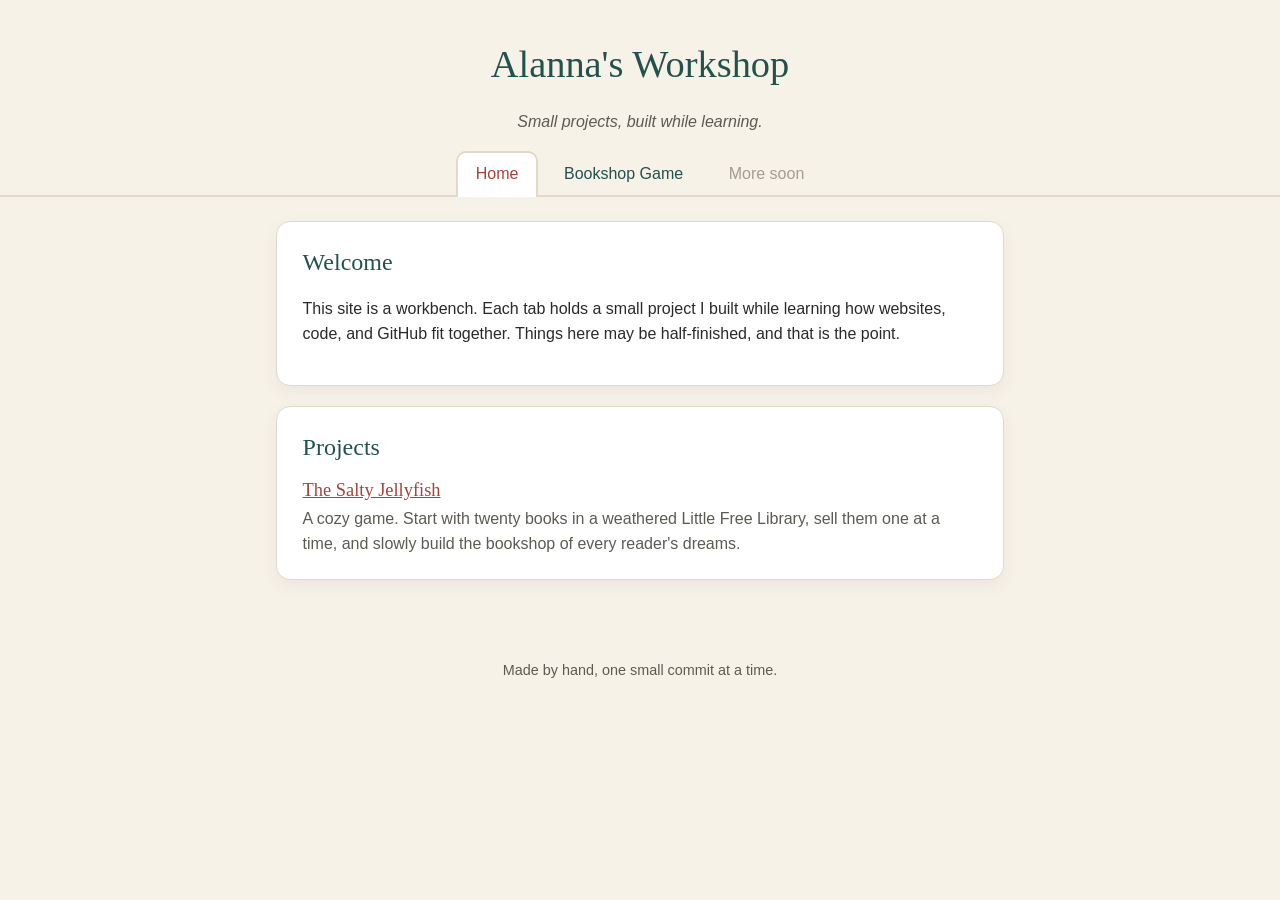
<file: index.html>
<!DOCTYPE html>
<html lang="en">
<head>
  <meta charset="UTF-8">
  <meta name="viewport" content="width=device-width, initial-scale=1">
  <title>Alanna's Workshop</title>
  <link rel="stylesheet" href="style.css">
</head>
<body>
  <!-- The header appears on every page of the site. -->
  <header class="site-header">
    <h1>Alanna's Workshop</h1>
    <p class="tagline">Small projects, built while learning.</p>
  </header>

  <!-- Each tab is a link to a separate page. Add a new tab here for each mini project. -->
  <nav class="tabs" aria-label="Projects">
    <a class="tab active" href="index.html">Home</a>
    <a class="tab" href="bookstore/index.html">Bookshop Game</a>
    <span class="tab soon" title="More projects are on the way">More soon</span>
  </nav>

  <main class="content">
    <section class="card">
      <h2>Welcome</h2>
      <p>
        This site is a workbench. Each tab holds a small project I built while learning
        how websites, code, and GitHub fit together. Things here may be half-finished,
        and that is the point.
      </p>
    </section>

    <section class="card">
      <h2>Projects</h2>
      <ul class="project-list">
        <li>
          <a href="bookstore/index.html">The Salty Jellyfish</a>
          <p>
            A cozy game. Start with twenty books in a weathered Little Free Library,
            sell them one at a time, and slowly build the bookshop of every reader's dreams.
          </p>
        </li>
      </ul>
    </section>
  </main>

  <footer class="site-footer">
    <p>Made by hand, one small commit at a time.</p>
  </footer>
</body>
</html>
</file>
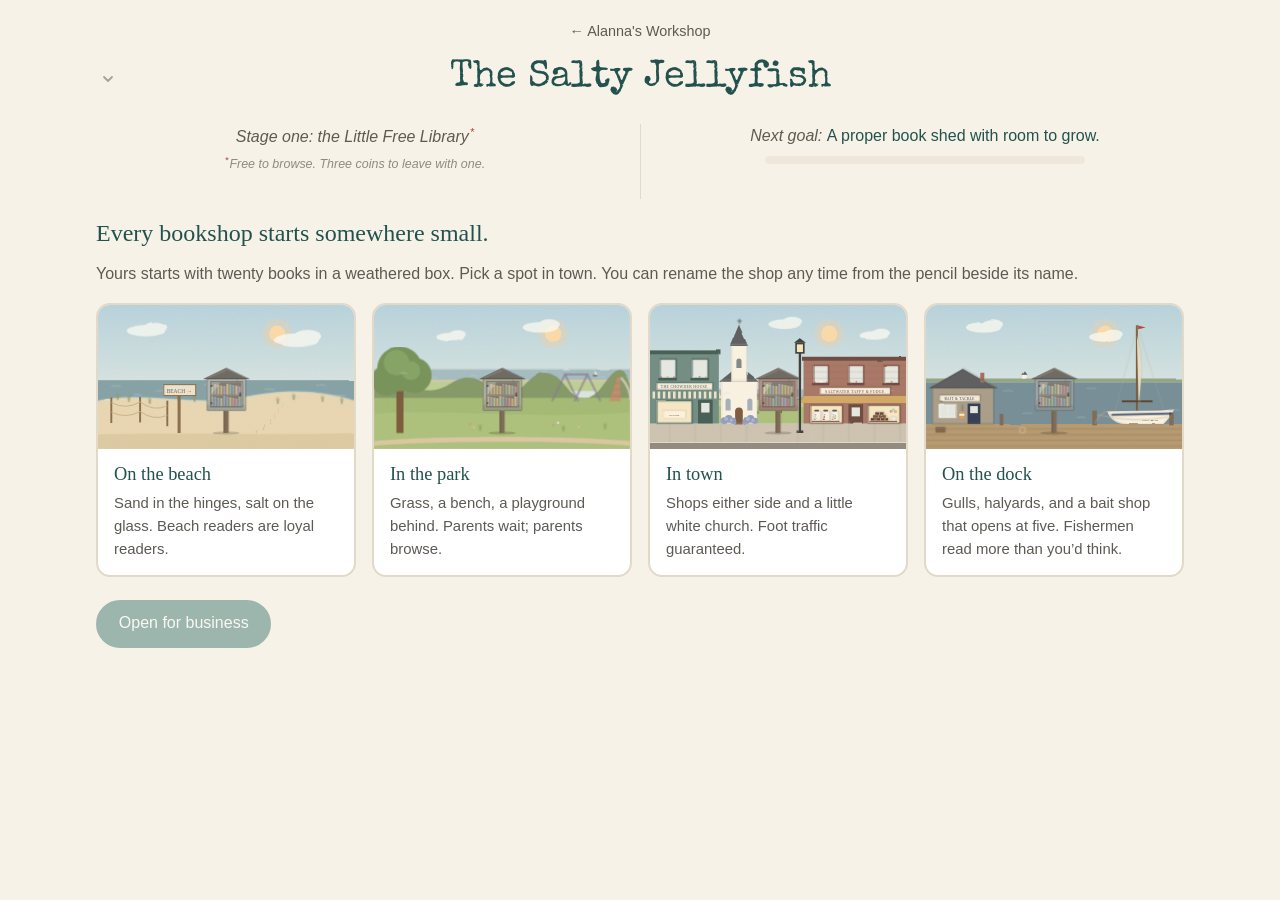
<file: bookstore/index.html>
<!DOCTYPE html>
<html lang="en">
<head>
  <meta charset="UTF-8">
  <meta name="viewport" content="width=device-width, initial-scale=1">
  <title>The Salty Jellyfish</title>
  <!-- Shared site styles first, then this game's own styles on top. -->
  <!-- The ?v= stamps make browsers fetch fresh copies after a change. Bump the number when
       style.css or a script changes, or a visitor may keep an old cached copy for a while. -->
  <link rel="stylesheet" href="../style.css?v=56">
  <link rel="stylesheet" href="style.css?v=56">
  <!-- A handwriting font for the shop journal and a typewriter font for the title, the
       date line, the pills over the picture and the order card, both served by Google Fonts. -->
  <link rel="preconnect" href="https://fonts.googleapis.com">
  <link rel="preconnect" href="https://fonts.gstatic.com" crossorigin>
  <link href="https://fonts.googleapis.com/css2?family=Caveat:wght@400;600&family=Special+Elite&display=swap" rel="stylesheet">
</head>
<body>
  <header class="site-header compact" id="site-header">
    <!-- The caret folds the whole header (big title, stage and goal) down to one slim line
         with a small title, giving the picture more room. Remembered per browser. -->
    <button id="header-toggle" class="header-toggle" type="button" aria-expanded="true" aria-controls="header-full" title="Hide the title, stage, and goal">
      <svg viewBox="0 0 12 12" width="12" height="12" aria-hidden="true"><path d="M2 4 L6 8 L10 4" fill="none" stroke="currentColor" stroke-width="1.8" stroke-linecap="round" stroke-linejoin="round"/></svg>
    </button>
    <!-- Only visible while folded. -->
    <span class="mini-title">The Salty Jellyfish</span>
    <a class="home-link" href="../index.html">&larr; Alanna's Workshop</a>
    <div id="header-full" class="header-full">
    <h1>The Salty Jellyfish</h1>
    <!-- Left: which stage you are at and its footnote. Right: the next goal and the
         coin tracker. game.js fills both. -->
    <div class="stage-row" id="stage-row">
      <div class="stage-left">
        <p class="tagline"><span id="stage-tagline">Stage one: the Little Free Library</span><sup class="footnote-mark">*</sup></p>
        <!-- game.js swaps in a random footnote on each page load. -->
        <p class="footnote"><sup>*</sup><span id="footnote-text">Free library. Books sold separately.</span></p>
        <!-- How inviting the shop looks, out of five. Hover for today's footfall forecast. -->
        <p id="appeal-note" class="appeal tip-wrap" data-tip=""><span class="stars"></span></p>
      </div>
      <div class="stage-divider" aria-hidden="true"></div>
      <div class="stage-right">
        <p class="tagline"><span id="goal-heading">Next goal:</span> <span id="goal-label">A proper book shed with room to grow.</span></p>
        <div class="progress goal-progress"><div id="goal-bar" class="progress-bar"></div></div>
        <p id="goal-text" class="footnote"></p>
        <!-- Appears once the player has saved enough. Opens the upgrade screen. -->
        <button id="upgrade-button" class="button primary small upgrade hidden">Choose your shed</button>
      </div>
    </div>
    </div>
  </header>

  <!-- ============ SCREEN 1: choosing a spot ============ -->
  <!-- The game shows one "screen" at a time. game.js hides and shows them. -->
  <section id="setup-screen" class="screen">
    <h2>Every bookshop starts somewhere small.</h2>
    <p class="intro">
      Yours starts with twenty books in a weathered box. Pick a spot in town. You can rename the
      shop any time from the pencil beside its name.
    </p>

    <!-- game.js fills this with one card per location. -->
    <div id="location-cards" class="location-cards"></div>

    <div class="setup-actions">
      <button id="start-button" class="button primary" disabled>Open for business</button>
      <p id="resume-note" class="hint hidden">
        You have a saved shop.
        <button id="resume-button" class="link-button">Pick up where you left off</button>
      </p>
    </div>
  </section>

  <!-- ============ SCREEN 2: running the shop ============ -->
  <section id="game-screen" class="screen hidden">
    <!-- The date line: which day of which season, and how far through the day we are. -->
    <div class="dateline">
      <span id="hud-date">Year 1 · Spring · Day 1</span>
      <span id="hud-phase" class="phase">Sunrise</span>
      <div class="day-progress"><div id="day-bar"></div></div>
      <!-- Shown at night. The next day starts only when the player is ready. -->
      <!-- The wrapper carries the hover hint, because a grayed-out button ignores the mouse. -->
      <span id="next-day-wrap" class="tip-wrap hidden" data-tip="">
        <button id="next-day-button" class="button primary small" type="button">Begin Day 2</button>
      </span>
    </div>

    <!-- game.js draws the picture (an SVG) inside this box. The numbers a player
         glances at sit in the top corners of the picture; the two buttons sit in the
         bottom corners. -->
    <div class="scene-wrap">
      <div id="scene" class="scene" aria-label="Your shop"></div>

      <!-- HUD = "heads-up display": shop name top-left, coins and stock top-right. -->
      <div class="hud-chip hud-shop" id="hud-name">
        <span id="hud-name-text">-</span>
        <!-- Click to rename the shop. The name box appears in place of the text. -->
        <button class="pencil" id="rename-shop" type="button" title="Rename your shop" aria-label="Rename your shop">✎</button>
      </div>
      <div class="hud-right">
        <div class="hud-chip tip-wrap" id="hud-coins-chip" data-tip="">
          <svg class="chip-icon" viewBox="0 0 24 24" aria-hidden="true"><circle cx="12" cy="12" r="10" fill="#d9a441" stroke="#a5772a" stroke-width="1.5"/><circle cx="12" cy="12" r="6.5" fill="none" stroke="#a5772a" stroke-width="1"/><path d="M8 15 q4 -9 8 -6" stroke="#f6e7b8" stroke-width="1.6" fill="none" stroke-linecap="round"/></svg>
          <span id="hud-coins">0</span>
        </div>
        <div class="hud-chip tip-wrap" id="hud-stock-chip" data-tip="">
          <svg class="chip-icon" viewBox="0 0 24 24" aria-hidden="true"><rect x="3" y="8" width="5" height="12" fill="#b7736b"/><rect x="9" y="4" width="5" height="16" fill="#6f8a99"/><rect x="15" y="10" width="5" height="10" fill="#a9a06b"/><rect x="3" y="20" width="17" height="1.5" fill="#8a7460"/></svg>
          <span id="hud-stock">20 / 20</span>
        </div>
      </div>

      <!-- Switches the hand-painted look on and off. Remembered on this device. -->
      <button id="style-toggle" class="corner-button corner-left" type="button">Sketch: on</button>
      <!-- From stage three on: step inside the building and back out. -->
      <button id="view-toggle" class="corner-button corner-right hidden" type="button">Step inside</button>
      <!-- One gameplay tip, shown at night and gone at sunrise. -->
      <div id="night-tip" class="night-tip hidden" role="status"></div>
    </div>

    <!-- Two columns: the side column keeps its size and stays in view while
         the journal on the right grows as entries pile up. -->
    <div class="below-scene">
      <div class="side-column">
        <!-- One card, two sub-tabs: what the wholesaler offers today (and what is on its
             way), and what the shop owns. Boxes are opened by clicking them in the picture. -->
        <section class="panel shop-panel">
          <div class="subtabs" role="tablist">
            <button class="subtab active" type="button" role="tab" data-tab="order" aria-selected="true">Order form</button>
            <button class="subtab" type="button" role="tab" data-tab="inventory" aria-selected="false">Inventory</button>
          </div>
          <div id="tab-order" class="tabpane" role="tabpanel">
            <ul id="catalogue" class="catalogue"></ul>
            <div id="orders-pending" class="orders"></div>
          </div>
          <div id="tab-inventory" class="tabpane hidden" role="tabpanel">
            <ul id="inventory" class="inventory"></ul>
            <p id="inventory-hint" class="hint"></p>
          </div>
        </section>
      </div>

      <!-- The shop journal: every visitor noted in ink. -->
      <section class="panel journal">
        <h3>Shop journal</h3>
        <p class="journal-note">Every visitor, noted in ink.</p>
        <!-- The entries scroll inside the journal, so the page stays the height
             of the two cards on the left. -->
        <div class="log-scroll">
          <ul id="log" class="log"></ul>
        </div>
      </section>
    </div>

    <!-- Stats, folded by default. The same numbers the old Stats tab showed, for slow days.
         stats.js fills the three grids; game.js opens and closes the card. -->
    <section class="panel stats-panel collapsed" id="stats-panel">
      <button class="stats-toggle" id="stats-toggle" type="button" aria-expanded="false" aria-controls="stats-body">
        <svg viewBox="0 0 12 12" width="12" height="12" aria-hidden="true"><path d="M2 4 L6 8 L10 4" fill="none" stroke="currentColor" stroke-width="1.8" stroke-linecap="round" stroke-linejoin="round"/></svg>
        <span>Stats</span>
        <span class="stats-hint">for slow bookshop days</span>
      </button>
      <div id="stats-body" class="stats-body hidden">
        <p class="intro">
          The first two sections are read from this browser only. The last is shared across
          everyone who plays: the game sends anonymous totals under a random device ID, and
          never a name, an email or a shop name.
        </p>
        <h4>On this device</h4>
        <div id="device-stats" class="stat-grid"></div>
        <p id="device-note" class="hint"></p>
        <h4>Your current shop</h4>
        <div id="shop-stats" class="stat-grid"></div>
        <p id="shop-note" class="hint"></p>
        <h4>Across all players</h4>
        <div id="global-stats" class="stat-grid"></div>
        <p id="global-note" class="hint">Shared by every player. Each game sends anonymous totals (books sold, shops opened, days played) under a random device ID. No names, emails or shop names are stored.</p>
      </div>
    </section>

    <p class="footer-actions">
      <button id="reset-button" class="link-button">Start over with a new library</button>
    </p>
  </section>

  <!-- ============ SCREEN 3: moving up ============ -->
  <section id="upgrade-screen" class="screen hidden">
    <!-- game.js fills the title and intro for whichever stage is next. -->
    <h2 id="upgrade-title">Time to move up in the world.</h2>
    <p id="upgrade-intro" class="intro"></p>
    <p class="hint">You have <strong id="upgrade-coins">0</strong> coins. Moving in costs <strong id="upgrade-cost">60</strong>.</p>

    <!-- game.js fills this with one card per shed. -->
    <div id="upgrade-cards" class="location-cards"></div>

    <div class="setup-actions">
      <button id="confirm-upgrade" class="button primary" disabled>Move in</button>
      <button id="cancel-upgrade" class="link-button">Not yet, keep selling</button>
    </div>
  </section>

  <!-- books.js lists the real books; scenes.js draws the backgrounds; game.js
       runs the game. Order matters: game.js uses things defined in the other
       two, so they load first. -->
  <script src="../stats/config.js?v=56"></script>
  <script src="books.js?v=56"></script>
  <script src="scenes.js?v=56"></script>
  <script src="tips.js?v=56"></script>
  <script src="../stats/stats.js?v=56"></script>
  <script src="game.js?v=56"></script>
</body>
</html>
</file>
<file: style.css>
/* Shared styles for the whole site. Each project page links to this file
   and may add its own stylesheet on top. */

/* Color palette, borrowed from reference/STYLE.md. Change a value here and
   every page updates. */
:root {
  --paper: #f7f2e8;
  --ink: #2b2a28;
  --ink-soft: #5d5a54;
  --teal: #2f6f6a;
  --teal-dark: #23524e;
  --brick: #a5443a;
  --mustard: #d9a441;
  --navy: #2b3f5c;
  --card: #ffffff;
  --line: #e2d9c8;
}

* { box-sizing: border-box; }

body {
  margin: 0;
  background: var(--paper);
  color: var(--ink);
  font-family: -apple-system, BlinkMacSystemFont, "Segoe UI", Helvetica, Arial, sans-serif;
  line-height: 1.55;
}

h1, h2, h3 {
  font-family: Georgia, "Times New Roman", serif;
  font-weight: normal;
  color: var(--teal-dark);
  margin: 0 0 0.4em;
}

a { color: var(--brick); }

/* ---- Header ---- */
.site-header {
  padding: 2.2rem 1.5rem 1rem;
  text-align: center;
}
.site-header h1 { font-size: 2.4rem; }
.tagline { margin: 0; color: var(--ink-soft); font-style: italic; }

/* ---- Tabs ---- */
.tabs {
  display: flex;
  justify-content: center;
  gap: 0.4rem;
  flex-wrap: wrap;
  padding: 0 1rem;
  border-bottom: 2px solid var(--line);
}
.tab {
  display: inline-block;
  padding: 0.6rem 1.1rem;
  margin-bottom: -2px;              /* sits on top of the border line */
  border: 2px solid transparent;
  border-bottom: none;
  border-radius: 10px 10px 0 0;
  color: var(--teal-dark);
  text-decoration: none;
  background: transparent;
}
.tab:hover { background: #efe8da; }
.tab.active {
  background: var(--card);
  border-color: var(--line);
  color: var(--brick);
}
.tab.soon { color: #a39d92; cursor: default; }

/* ---- Content ---- */
.content {
  max-width: 760px;
  margin: 1.5rem auto 3rem;
  padding: 0 1rem;
  display: grid;
  gap: 1.2rem;
}
.card {
  background: var(--card);
  border: 1px solid var(--line);
  border-radius: 14px;
  padding: 1.4rem 1.6rem;
  box-shadow: 0 6px 18px rgba(60, 50, 30, 0.06);
}
.project-list { list-style: none; padding: 0; margin: 0; }
.project-list li + li { margin-top: 1rem; }
.project-list a { font-family: Georgia, serif; font-size: 1.15rem; }
.project-list p { margin: 0.2rem 0 0; color: var(--ink-soft); }

.site-footer {
  text-align: center;
  color: var(--ink-soft);
  font-size: 0.9rem;
  padding: 1rem 1rem 2rem;
}
</file>
<file: bookstore/style.css>
/* Styles specific to the bookshop game. Shared colors come from ../style.css. */

/* The game's header sits in the same 1120px column as the picture, so the caret at
   left: 1rem lines up with the picture's left edge whether the header is open or folded. */
.site-header.compact { max-width: 1120px; margin: 0 auto; padding: 1.2rem 1rem 1rem; }
.home-link {
  display: inline-block;
  margin-bottom: 0.4rem;
  font-size: 0.9rem;
  color: var(--ink-soft);
  text-decoration: none;
}
.home-link:hover { color: var(--brick); }

/* The header row: stage on the left, next goal on the right, a rule between. */
.stage-row {
  display: grid;
  grid-template-columns: 1fr 1px 1fr;
  gap: 0 1.6rem;
  align-items: start;
  max-width: 1120px;
  margin: 0.2rem auto 0;
  padding: 0;
}
/* The caret that folds the header. Open: it floats in the top-left corner, level with
   the big title. Folded: it leads a single slim line with the small title. */
.site-header { position: relative; }
.header-toggle {
  position: absolute;
  left: 1rem;
  top: 4.2rem;
  width: 1.5rem;
  height: 1.5rem;
  padding: 0;
  border: 1px solid transparent;
  border-radius: 50%;
  background: none;
  color: #a9a294;
  cursor: pointer;
  display: flex;
  align-items: center;
  justify-content: center;
}
.header-toggle svg { transition: transform 0.2s ease; }
.header-toggle:hover { color: var(--brick); border-color: var(--line); background: var(--paper); }
.header-toggle:focus-visible { outline: 2px solid var(--mustard); }
.mini-title { display: none; }
/* Folded: one line reading  [caret] The Salty Jellyfish ....... <- Alanna's Workshop  */
.site-header.collapsed {
  display: flex;
  align-items: center;
  gap: 0.6rem;
  max-width: 1120px;
  margin: 0 auto;
  padding: 0.9rem 1rem 0.5rem;
  text-align: left;
}
.site-header.collapsed .header-toggle { position: static; }
.site-header.collapsed .header-toggle svg { transform: rotate(-90deg); }
.site-header.collapsed .mini-title { display: inline; font-size: 1rem; color: var(--teal-dark); }
.site-header.collapsed .home-link { margin: 0 0 0 auto; }
.site-header.collapsed .header-full { display: none; }
@media (max-width: 640px) { .header-toggle { top: 4.4rem; } }
/* A gold dot on the caret while an upgrade is waiting, so a folded header still says so. */
.header-toggle.ready::after {
  content: '';
  position: absolute;
  top: -1px;
  right: -1px;
  width: 8px;
  height: 8px;
  border-radius: 50%;
  background: var(--mustard);
  border: 1.5px solid var(--paper);
}
.stage-left .appeal { display: inline-block; margin: 0.25rem 0 0; cursor: help; }
.stage-left .appeal .stars { color: var(--mustard); letter-spacing: 0.12em; font-size: 1.05rem; }
.stage-left .appeal .stars .dim { color: #d9cfbb; }
.stage-left .appeal[data-tip]:not([data-tip=""]):hover::after { left: 0; transform: none; }
.stage-divider { background: var(--line); align-self: stretch; min-height: 2.6rem; }
.stage-right #goal-label { font-style: normal; color: var(--teal-dark); }
/* Written as .stage-right .goal-progress so it outranks the general .progress rule further
   down, which would otherwise reset the side margins and push the bar to the left. */
.stage-right .goal-progress {
  max-width: 320px;
  margin: 0.45rem auto 0.25rem;
  height: 8px;
}
.stage-right .footnote { margin: 0; }
.stage-right .button.upgrade { display: inline-block; width: auto; margin: 0.45rem 0 0; padding: 0.4rem 1.1rem; font-size: 0.95rem; }
@media (max-width: 640px) {
  .stage-row { grid-template-columns: 1fr; gap: 0.6rem; }
  .stage-divider { display: none; }
}

/* The small print under the stage title. */
.footnote-mark { font-size: 0.7em; color: var(--brick); margin-left: 1px; }
.footnote {
  margin: 0.2rem 0 0;
  font-size: 0.78rem;
  font-style: italic;
  color: #8f8a80;
}
.footnote sup { font-size: 0.75em; color: var(--brick); margin-right: 1px; }

.screen {
  max-width: 1120px;
  margin: 0 auto 3rem;
  padding: 0 1rem;
}
.hidden { display: none !important; }

.intro { color: var(--ink-soft); margin-top: 0; }

/* ---- Setup screen ---- */
.location-cards {
  display: grid;
  grid-template-columns: repeat(auto-fit, minmax(240px, 1fr));
  gap: 1rem;
}
.location-card {
  text-align: left;
  background: var(--card);
  border: 2px solid var(--line);
  border-radius: 14px;
  padding: 0;
  overflow: hidden;
  cursor: pointer;
  font: inherit;
  color: inherit;
  transition: transform 0.12s ease, border-color 0.12s ease, box-shadow 0.12s ease;
}
.location-card:hover { transform: translateY(-2px); box-shadow: 0 8px 20px rgba(60, 50, 30, 0.1); }
.location-card.selected { border-color: var(--brick); box-shadow: 0 0 0 3px rgba(165, 68, 58, 0.18); }
.location-card .thumb svg { display: block; width: 100%; height: auto; }
.location-card h3 { margin: 0.7rem 1rem 0.2rem; font-size: 1.15rem; }
.location-card p { margin: 0 1rem 0.9rem; color: var(--ink-soft); font-size: 0.93rem; }

.setup-actions { margin-top: 1.4rem; display: flex; align-items: center; gap: 1.2rem; flex-wrap: wrap; }
.card-meta {
  margin: -0.5rem 1rem 0.9rem !important;
  font-size: 0.82rem !important;
  color: var(--brick) !important;
  font-family: Georgia, serif;
}

/* ---- Buttons ---- */
.button {
  font: inherit;
  font-size: 1rem;
  padding: 0.6rem 1.3rem;
  border-radius: 999px;
  border: 2px solid var(--teal-dark);
  background: var(--card);
  color: var(--teal-dark);
  cursor: pointer;
}
.button.primary { background: var(--teal); border-color: var(--teal); color: #fff; }
.button.primary:hover:not(:disabled) { background: var(--teal-dark); }
.button:disabled { opacity: 0.45; cursor: not-allowed; }
.link-button {
  font: inherit;
  background: none;
  border: none;
  padding: 0;
  color: var(--brick);
  text-decoration: underline;
  cursor: pointer;
}
.hint { color: var(--ink-soft); font-size: 0.9rem; margin: 0.5rem 0 0; }

/* ---- Game screen ---- */
.dateline {
  display: flex;
  align-items: center;
  gap: 1rem;
  margin-bottom: 0.6rem;
  font-family: Georgia, serif;
  color: var(--teal-dark);
  font-size: 1.05rem;
}
.day-progress {
  flex: 1;
  height: 6px;
  background: #efe8da;
  border-radius: 999px;
  overflow: hidden;
}
#day-bar {
  height: 100%;
  width: 0;
  background: var(--mustard);
  transition: width 0.5s linear;
}
.phase {
  font-size: 0.85rem;
  color: var(--ink-soft);
  font-style: italic;
  white-space: nowrap;
}
.dateline .button.small { white-space: nowrap; }
.dateline.night { color: var(--navy); }
.dateline.night #day-bar { background: var(--navy); }

.hud {
  display: flex;
  flex-wrap: wrap;
  gap: 0.6rem;
  margin-bottom: 0.8rem;
}
.hud-item {
  flex: 1 1 150px;
  background: var(--card);
  border: 1px solid var(--line);
  border-radius: 10px;
  padding: 0.5rem 0.9rem;
  display: flex;
  justify-content: space-between;
  align-items: baseline;
  gap: 0.6rem;
}
.hud-item .label { color: var(--ink-soft); font-size: 0.8rem; text-transform: uppercase; letter-spacing: 0.04em; white-space: nowrap; }
.hud-item span:last-child { font-family: Georgia, serif; font-size: 1.15rem; color: var(--teal-dark); text-align: right; }
#hud-stock { white-space: nowrap; }
#hud-coins { color: var(--brick); }

.scene {
  background: var(--card);
  border: 1px solid var(--line);
  border-radius: 14px;
  overflow: hidden;
  box-shadow: 0 8px 24px rgba(60, 50, 30, 0.08);
}
.scene svg { display: block; width: 100%; height: auto; }

/* Things floating over the scene: the HUD chips in the top corners and the two
   buttons in the bottom corners. */
.scene-wrap { position: relative; }
.corner-button {
  position: absolute;
  bottom: 0.8rem;
  font: inherit;
  font-size: 0.9rem;
  padding: 0.4rem 0.9rem;
  border-radius: 999px;
  border: 2px solid rgba(255, 255, 255, 0.8);
  background: rgba(43, 42, 40, 0.55);
  color: #fff;
  cursor: pointer;
  backdrop-filter: blur(2px);
}
.corner-button:hover { background: rgba(43, 42, 40, 0.8); }
.corner-left { left: 0.8rem; }
.corner-right { right: 0.8rem; }

/* The night tip: a line written in the stars, below the top chips. Faint on purpose. */
.night-tip {
  position: absolute;
  top: 32%;                        /* below the moon, above the horizon */
  left: 50%;
  transform: translateX(-50%);
  width: max-content;
  max-width: 62%;
  font-family: 'Caveat', 'Bradley Hand', cursive;
  font-size: 1.45rem;
  line-height: 1.2;
  color: rgba(246, 242, 228, 0.82);
  text-shadow: 0 0 10px rgba(246, 230, 184, 0.55), 0 0 2px rgba(31, 42, 90, 0.6);
  text-align: center;
  letter-spacing: 0.01em;
  pointer-events: none;
}
@media (max-width: 640px) {
  .night-tip { top: 36%; max-width: 80%; font-size: 1.05rem; }
}
/* The Begin Day button while boxes wait on the step. */
#next-day-button:disabled { opacity: 0.5; cursor: not-allowed; pointer-events: none; }
#next-day-wrap { display: inline-block; }
#next-day-wrap.hidden { display: none; }
/* The button sits at the right edge, so its hint hangs from its right corner. */
#next-day-wrap[data-tip]:not([data-tip=""]):hover::after { left: auto; right: 0; transform: none; }

/* A small hand-drawn hover hint. Any element with class tip-wrap and a data-tip
   attribute shows the attribute's text in a little card when the mouse rests on it. */
.tip-wrap { position: relative; }
.tip-wrap[data-tip]:not([data-tip=""]):hover::after {
  content: attr(data-tip);
  position: absolute;
  left: 50%;
  top: calc(100% + 6px);
  transform: translateX(-50%);
  z-index: 20;
  width: max-content;
  max-width: 280px;
  padding: 0.45rem 0.7rem;
  background: var(--paper);
  color: var(--ink);
  border: 1px solid var(--line);
  border-radius: 8px;
  box-shadow: 0 4px 12px rgba(0,0,0,0.12);
  font-family: Georgia, serif;
  font-style: normal;
  font-size: 0.85rem;
  line-height: 1.35;
  text-align: left;
  white-space: normal;
  pointer-events: none;
}

.hud-chip {
  position: absolute;
  top: 0.8rem;
  display: flex;
  align-items: center;
  gap: 0.4rem;
  padding: 0.35rem 0.8rem;
  border-radius: 999px;
  background: rgba(247, 242, 232, 0.88);
  border: 1px solid rgba(90, 80, 60, 0.18);
  box-shadow: 0 2px 8px rgba(60, 50, 30, 0.12);
  font-family: Georgia, serif;
  font-size: 1.05rem;
  color: var(--teal-dark);
  backdrop-filter: blur(2px);
  white-space: nowrap;
}
.hud-shop { left: 0.8rem; max-width: 50%; gap: 0.3rem; }
.hud-shop #hud-name-text { overflow: hidden; text-overflow: ellipsis; white-space: nowrap; }
.hud-shop .pencil { color: #a9a294; padding: 0 0.1em; line-height: 1; }
.hud-shop .rename { width: 13em; max-width: 100%; font-size: 0.9rem; padding: 0.05rem 0.4rem; }
/* Item 6: the coin and stock pills explain themselves on hover, with the card hanging
   from the right so it stays inside the picture. */
/* relative so the hover card can hang from the pill; top: auto so the .hud-chip offset
   (meant for the absolutely placed name pill) does not push these two down. */
.hud-right .hud-chip.tip-wrap { position: relative; top: auto; }
.hud-right .hud-chip[data-tip]:not([data-tip=""]):hover::after { left: auto; right: 0; transform: none; }
.hud-right { position: absolute; top: 0.8rem; right: 0.8rem; display: flex; gap: 0.5rem; }
.hud-right .hud-chip { position: static; }
#hud-coins { color: var(--brick); }
.chip-icon { width: 20px; height: 20px; flex: 0 0 20px; }
@media (max-width: 640px) {
  .hud-chip { font-size: 0.85rem; padding: 0.2rem 0.55rem; top: 0.5rem; }
  .hud-shop { left: 0.5rem; max-width: calc(100% - 215px); }   /* leaves room for the two right-hand chips */
  .hud-right { right: 0.5rem; top: 0.5rem; gap: 0.3rem; }
  .chip-icon { width: 16px; height: 16px; flex: 0 0 16px; }
  .corner-button { font-size: 0.8rem; padding: 0.3rem 0.7rem; bottom: 0.5rem; }
  .corner-left { left: 0.5rem; }
  .corner-right { right: 0.5rem; }
}

/* Being pulled through the front door: zoom toward it and fade out, then the
   interior fades in from a slight zoom. */
.scene.entering svg {
  transform-origin: var(--door-x, 50%) var(--door-y, 78%);
  animation: pullThrough 0.9s ease-in forwards;
}
.scene.arriving svg { animation: arrive 0.7s ease-out both; }
@keyframes pullThrough {
  from { transform: scale(1); opacity: 1; }
  to   { transform: scale(3.4); opacity: 0; }
}
@keyframes arrive {
  from { transform: scale(1.1); opacity: 0; }
  to   { transform: scale(1); opacity: 1; }
}

.below-scene {
  display: grid;
  grid-template-columns: minmax(240px, 1fr) minmax(280px, 1.5fr);
  gap: 1rem;
  margin-top: 1rem;
  align-items: stretch;             /* the journal grows to match the side column */
}
/* The side column stacks its two cards. Its height sets the row height. */
.side-column {
  display: grid;
  gap: 1rem;
  align-content: start;
}
/* The journal's entries are positioned absolutely inside it, so they never
   make the row taller. They scroll instead. */
.panel.journal { position: relative; }
.log-scroll {
  position: absolute;
  left: 2.6rem;
  right: 1.1rem;
  top: calc(0.9rem + 2 * var(--rule));   /* below the title and the note */
  bottom: 0.9rem;
  overflow-y: auto;
  scrollbar-width: thin;
  scrollbar-color: #b9bfd6 transparent;
}
@media (max-width: 640px) {
  .below-scene { grid-template-columns: 1fr; }
  .log-scroll { position: static; max-height: 360px; }
}
.panel {
  background: var(--card);
  border: 1px solid var(--line);
  border-radius: 14px;
  padding: 1rem 1.2rem;
}
.panel h3 { font-size: 1.05rem; }

/* ---- Stats card: folded by default; the numbers the old Stats tab used to show ---- */
.stats-panel { margin-top: 1rem; }
.stats-toggle {
  width: 100%;
  display: flex;
  align-items: center;
  gap: 0.5rem;
  padding: 0;
  background: none;
  border: none;
  font: inherit;
  font-family: Georgia, serif;
  font-size: 1.05rem;
  color: var(--teal-dark);
  cursor: pointer;
  text-align: left;
}
.stats-toggle svg { color: #a9a294; transition: transform 0.2s ease; flex: 0 0 12px; }
.stats-toggle:hover svg { color: var(--brick); }
.stats-panel.collapsed .stats-toggle svg { transform: rotate(-90deg); }
.stats-hint { margin-left: auto; font-family: -apple-system, BlinkMacSystemFont, "Segoe UI", Helvetica, Arial, sans-serif; font-size: 0.85rem; font-style: italic; color: var(--ink-soft); }
.stats-body .intro { font-size: 0.9rem; margin: 0.8rem 0 0; }
.stats-body h4 { font-family: Georgia, serif; font-weight: normal; font-size: 0.95rem; color: var(--teal-dark); margin: 1.1rem 0 0.2rem; }
.stat-grid {
  display: grid;
  grid-template-columns: repeat(auto-fit, minmax(150px, 1fr));
  gap: 0.6rem;
  margin-top: 0.4rem;
}
.stat {
  background: var(--paper);
  border: 1px solid var(--line);
  border-radius: 12px;
  padding: 0.7rem 0.85rem;
}
.stat .value { display: block; font-family: Georgia, serif; font-size: 1.6rem; color: var(--brick); line-height: 1.1; }
.stat .label { display: block; margin-top: 0.3rem; color: var(--ink-soft); font-size: 0.78rem; text-transform: uppercase; letter-spacing: 0.04em; }
.stat .detail { display: block; margin-top: 0.2rem; color: var(--ink); font-size: 0.85rem; }
.stat.soon { opacity: 0.55; }
.stat.soon .value { color: var(--ink-soft); }

/* ---- The shop journal: ruled paper, red margin, fountain-pen ink ---- */
.panel.journal {
  --ink-blue: #1f2a5a;              /* blue-black fountain pen ink */
  --rule: 28px;                     /* distance between ruled lines */
  position: relative;
  padding: 0.9rem 1.1rem 1.1rem 2.6rem;
  border-color: #e0d6c0;
  color: var(--ink-blue);
  background-color: #fbf7ec;
  /* Faint blue ruled lines, repeating every --rule pixels. */
  background-image: repeating-linear-gradient(
    to bottom,
    transparent 0,
    transparent calc(var(--rule) - 1px),
    #cdd6e6 calc(var(--rule) - 1px),
    #cdd6e6 var(--rule)
  );
  background-position: 0 0.3rem;
  box-shadow: inset 0 0 40px rgba(120, 90, 40, 0.07), 0 6px 18px rgba(60, 50, 30, 0.06);
}
/* The red margin line down the left side. */
.panel.journal::before {
  content: '';
  position: absolute;
  top: 0; bottom: 0; left: 1.9rem;
  width: 1px;
  background: #d9a0a0;
}
.panel.journal h3,
.panel.journal .journal-note,
.panel.journal .log {
  font-family: 'Caveat', 'Bradley Hand', 'Segoe Print', cursive;
}
.panel.journal h3 {
  font-size: 1.7rem;
  line-height: var(--rule);
  margin: 0;
  color: var(--ink-blue);
  transform: rotate(-1.2deg);
}
.journal-note {
  margin: 0;
  font-size: 1.05rem;
  line-height: var(--rule);
  color: #6a6f8a;
}

.log { list-style: none; padding: 0; margin: 0; }
.log li {
  font-size: 1.3rem;
  line-height: var(--rule);             /* each line of writing sits on a ruled line */
  color: #3a4785;
  padding: 0;
}
.log li:first-child { color: var(--ink-blue); font-weight: 600; }   /* fresh ink is darker */
.log li:nth-child(even) { transform: rotate(0.25deg); }
.log li:nth-child(3n) { transform: rotate(-0.2deg); }
.log li em {
  font-style: normal;
  text-decoration: underline;
  text-decoration-color: rgba(31, 42, 90, 0.45);
  text-underline-offset: 3px;
}

.progress {
  height: 12px;
  background: #efe8da;
  border-radius: 999px;
  overflow: hidden;
  margin: 0.4rem 0;
}
.progress-bar {
  height: 100%;
  width: 0;
  background: linear-gradient(90deg, var(--mustard), var(--brick));
  transition: width 0.4s ease;
}

.footer-actions { text-align: center; margin-top: 1.5rem; }

/* ---- The shop card: two sub-tabs ---- */
.shop-panel { padding-top: 0.6rem; }
.subtabs {
  display: flex;
  gap: 0.2rem;
  border-bottom: 1px solid var(--line);
  margin: 0 0 0.4rem;
}
.subtab {
  font: inherit;
  font-family: Georgia, serif;
  font-size: 1rem;
  padding: 0.45rem 0.8rem;
  margin-bottom: -1px;
  border: 1px solid transparent;
  border-bottom: none;
  border-radius: 8px 8px 0 0;
  background: transparent;
  color: var(--ink-soft);
  cursor: pointer;
}
.subtab:hover { color: var(--teal-dark); }
.subtab.active {
  color: var(--teal-dark);
  background: var(--card);
  border-color: var(--line);
}
.tabpane.hidden { display: none; }

/* ---- The order form and the inventory ---- */
.catalogue, .inventory { list-style: none; padding: 0; margin: 0.4rem 0 0; }
.catalogue li, .inventory li {
  display: flex;
  justify-content: space-between;
  align-items: center;
  gap: 0.6rem;
  padding: 0.5rem 0;
  border-bottom: 1px dashed var(--line);
}
.inventory li:last-child { border-bottom: none; }
.item-row { display: flex; align-items: center; gap: 0.6rem; min-width: 0; }
.icon { width: 26px; height: 26px; flex: 0 0 26px; display: block; }
.inventory .item-name { display: block; font-family: Georgia, serif; color: var(--teal-dark); }
.inventory .item-meta { display: block; font-size: 0.85rem; color: var(--ink-soft); }
.inventory .empty { color: var(--ink-soft); font-style: italic; }
/* An item that can go out front or inside gets two buttons side by side. */
.place-buttons { display: flex; gap: 0.3rem; flex-shrink: 0; }
/* Renaming a pet: a small pencil beside the name, and a text box while editing. */
.pencil {
  font: inherit;
  font-size: 0.85em;
  background: none;
  border: none;
  padding: 0 0.2em;
  color: var(--ink-soft);
  cursor: pointer;
  vertical-align: baseline;
}
.pencil:hover { color: var(--brick); }
/* Decor placement: drag an item out front to another spot. While dragging, the four spots
   show as soft marks on the ground and the nearest one brightens. */
svg .decor-item { cursor: grab; touch-action: none; }
svg .decor-item.dragging { cursor: grabbing; opacity: 0.85; }
svg .slot-marker { fill: var(--mustard); opacity: 0.3; stroke: #fff8e6; stroke-width: 1; pointer-events: none; }
svg .slot-marker.near { opacity: 0.85; }
/* The Wall Bass sings when clicked: the fish swings out from its plaque, tail first, and back. */
svg .wall-bass .bass-fish { transform-box: fill-box; transform-origin: 8% 55%; }
svg .wall-bass.singing .bass-fish { animation: bass-sing 0.3s ease-in-out 5 alternate; }
@keyframes bass-sing { from { transform: rotate(0deg); } to { transform: rotate(-14deg); } }
.rename {
  font: inherit;
  font-family: Georgia, serif;
  color: var(--teal-dark);
  width: 11em;
  max-width: 100%;
  padding: 0.1rem 0.4rem;
  border: 1px solid var(--line);
  border-radius: 6px;
  background: var(--paper);
}
.rename:focus { outline: 2px solid var(--mustard); border-color: transparent; }
.swatch { display: inline-block; width: 0.8em; height: 0.8em; border-radius: 50%; vertical-align: -0.1em; margin-right: 0.3em; border: 1px solid rgba(0,0,0,0.15); }
.catalogue li:last-child { border-bottom: none; }
.catalogue .item-name { display: block; font-family: Georgia, serif; color: var(--teal-dark); }
.catalogue .item-meta { display: block; font-size: 0.85rem; color: var(--ink-soft); }
.catalogue .item-name.mystery::after { content: ' ?'; color: var(--brick); }
.catalogue .empty { color: var(--ink-soft); font-style: italic; }
.button.small { padding: 0.35rem 0.9rem; font-size: 0.9rem; }
.ordered { font-size: 0.85rem; color: var(--teal-dark); white-space: nowrap; }
.orders { margin-top: 0.6rem; font-size: 0.9rem; }
.orders h4 { margin: 0.4rem 0 0.2rem; font-size: 0.85rem; text-transform: uppercase; letter-spacing: 0.04em; color: var(--ink-soft); font-weight: normal; }
.orders ul { list-style: none; padding: 0; margin: 0; }
.orders li { display: flex; justify-content: space-between; align-items: center; gap: 0.6rem; padding: 0.25rem 0; }
.scene .delivery-box:hover rect:first-of-type { filter: brightness(1.06); }
/* ---- Seasons ----
   The page carries a season class; trees, ground and sky respond. */
.bare { display: none; }
.seasonal .autumn-leaves, .seasonal .snow-drifts, .seasonal .wildflowers { display: none; }
body.season-spring .wildflowers { display: inline; }
body.season-autumn .autumn-leaves { display: inline; }
body.season-autumn .leaf { fill: #c9782e; }
body.season-autumn .leaf.alt { fill: #a5443a; }
body.season-autumn .leaf-line { fill: #b58a4a; }
body.season-winter .snow-drifts { display: inline; }
body.season-winter .leaf { display: none; }
body.season-winter .bare { display: inline; }
body.season-winter .leaf-line { fill: #8a8078; }
svg .weather, svg .background-life, svg .sea-life, svg .festive-glow, svg .sky-life { pointer-events: none; }
/* ---- Holidays ----
   Each set of decorations shows only in its festive week; the page carries a fest- class
   (see festival() in game.js). Ghosts bob, jack-o'-lanterns flicker, and Christmas lights twinkle. */
.halloween, .christmas, .easter { display: none; }
body.fest-halloween .halloween, body.fest-christmas .christmas, body.fest-easter .easter { display: inline; }
.twinkle { animation: twinkle 1.9s ease-in-out infinite alternate; }
@keyframes twinkle { from { opacity: 1; } to { opacity: 0.35; } }
.ghost-bob { animation: ghostBob 3.2s ease-in-out infinite alternate; }
@keyframes ghostBob { from { transform: translateY(0); } to { transform: translateY(-4px); } }
.jack-glow { animation: flicker 2.2s ease-in-out infinite alternate; }
@keyframes flicker { 0% { opacity: 1; } 35% { opacity: 0.8; } 60% { opacity: 0.95; } 100% { opacity: 0.75; } }

/* ---- A living sky and sea: gentle, looping CSS animations on parts of the backdrop ---- */
.cloud { animation: drift var(--dur, 180s) linear infinite; animation-delay: var(--delay, 0s); }
@keyframes drift { from { transform: translateX(var(--start, -200px)); } to { transform: translateX(var(--end, 1000px)); } }
.waves { animation: sway 5s ease-in-out infinite alternate; }
.waves.late { animation-delay: -2.5s; animation-duration: 6s; }
@keyframes sway { from { transform: translateX(-5px); opacity: 0.65; } to { transform: translateX(5px); opacity: 1; } }
.foam { animation: lap 4.5s ease-in-out infinite alternate; }
@keyframes lap { from { transform: translateY(-3px); opacity: 0.3; } to { transform: translateY(3px); opacity: 0.75; } }
@media (prefers-reduced-motion: reduce) { .cloud, .waves, .foam, .ghost-bob, .jack-glow, .twinkle { animation: none; } }

/* ---- Sketch mode ----
   Every painted layer holds a color copy (.fills) and an ink copy (.lines).
   Off: ink hidden, color keeps its outlines, gentle wobble. On: color loses its
   outlines and goes a little dusty; ink shows, wobbles more, and sits slightly off
   the color; paper grain over the top. People, boxes and decor are never touched. */
svg .lines { display: none; }
svg .fills { filter: url(#wobble); }
svg .paper { display: none; pointer-events: none; }

body.sketch svg .fills { filter: url(#wobbleFill); }
body.sketch svg .fills * { stroke: none !important; }
body.sketch svg .lines { display: inline; filter: url(#wobbleLine); transform: translate(1.6px, -1.1px); }
body.sketch svg .lines * { fill: none !important; }
body.sketch svg .paper { display: inline; opacity: 0.4; mix-blend-mode: multiply; }


/* The color washes and floating text sit over the picture; clicks must pass through them. */
.scene .season-tint, .scene .daylight, .scene .effects { pointer-events: none; }
.scene .delivery-box.waiting { cursor: default; }
.button:disabled { cursor: not-allowed; }

/* The upgrade button inside the Next goal panel. */
.button.upgrade {
  display: block;
  width: 100%;
  margin: 0.6rem 0 0.2rem;
  background: var(--brick);
  border-color: var(--brick);
}
.button.upgrade:hover { background: #8a3730; }

/* Floating "+3" text inside the scene. Browsers can animate SVG text with CSS. */
/* The church bell's music notes: drift up and off to one side, then fade. */
.bell-note {
  animation: bellNote 2.3s ease-out forwards;
  pointer-events: none;
}
@keyframes bellNote {
  0% { transform: translate(0, 0) scale(0.6); opacity: 0; }
  15% { opacity: 1; }
  100% { transform: translate(var(--drift), -70px) scale(1.1); opacity: 0; }
}
.float {
  animation: floatUp 1.1s ease-out forwards;
  font-family: Georgia, serif;
  font-weight: bold;
  pointer-events: none;
}
@keyframes floatUp {
  from { transform: translateY(0); opacity: 1; }
  to   { transform: translateY(-34px); opacity: 0; }
}
/* A chatting customer's speech bubble: pops in, drifts up a little, fades. */
.chat-bubble {
  animation: chatUp 1.6s ease-out forwards;
  pointer-events: none;
}
@keyframes chatUp {
  0%   { transform: translateY(2px) scale(0.6); opacity: 0; }
  15%  { transform: translateY(0) scale(1); opacity: 1; }
  70%  { opacity: 1; }
  100% { transform: translateY(-8px) scale(1); opacity: 0; }
}

/* Pets and customers answer a click (hearts, a speech bubble), so they get a pointing hand. */
svg .pet, svg .customer { cursor: pointer; }
/* Watering a plant: the can tips forward, pours, and tips back; the drops fall and fade. */
.watering-can { animation: waterTip 1.7s ease-in-out forwards; pointer-events: none; }
@keyframes waterTip {
  0%   { transform: rotate(0deg); opacity: 0; }
  12%  { opacity: 1; }
  25%  { transform: rotate(-30deg); }
  75%  { transform: rotate(-30deg); opacity: 1; }
  100% { transform: rotate(0deg); opacity: 0; }
}
.water-drop { animation: waterDrop 0.5s ease-in both; pointer-events: none; }
@keyframes waterDrop {
  from { transform: translateY(0); opacity: 0.9; }
  to   { transform: translateY(16px); opacity: 0; }
}

/* ---- Typewriter lettering ----
   The title, the date line, the pills over the picture and the whole order / inventory
   card are typed rather than printed. Last in the file so it wins over the Georgia settings above. */
.site-header h1,
.mini-title,
.dateline,
.hud-chip,
.hud-chip .rename,
.corner-button,
.shop-panel,
.shop-panel .subtab,
.shop-panel .item-name,
.shop-panel .rename {
  font-family: 'Special Elite', 'Courier Prime', 'Courier New', Courier, monospace;
}
</file>
